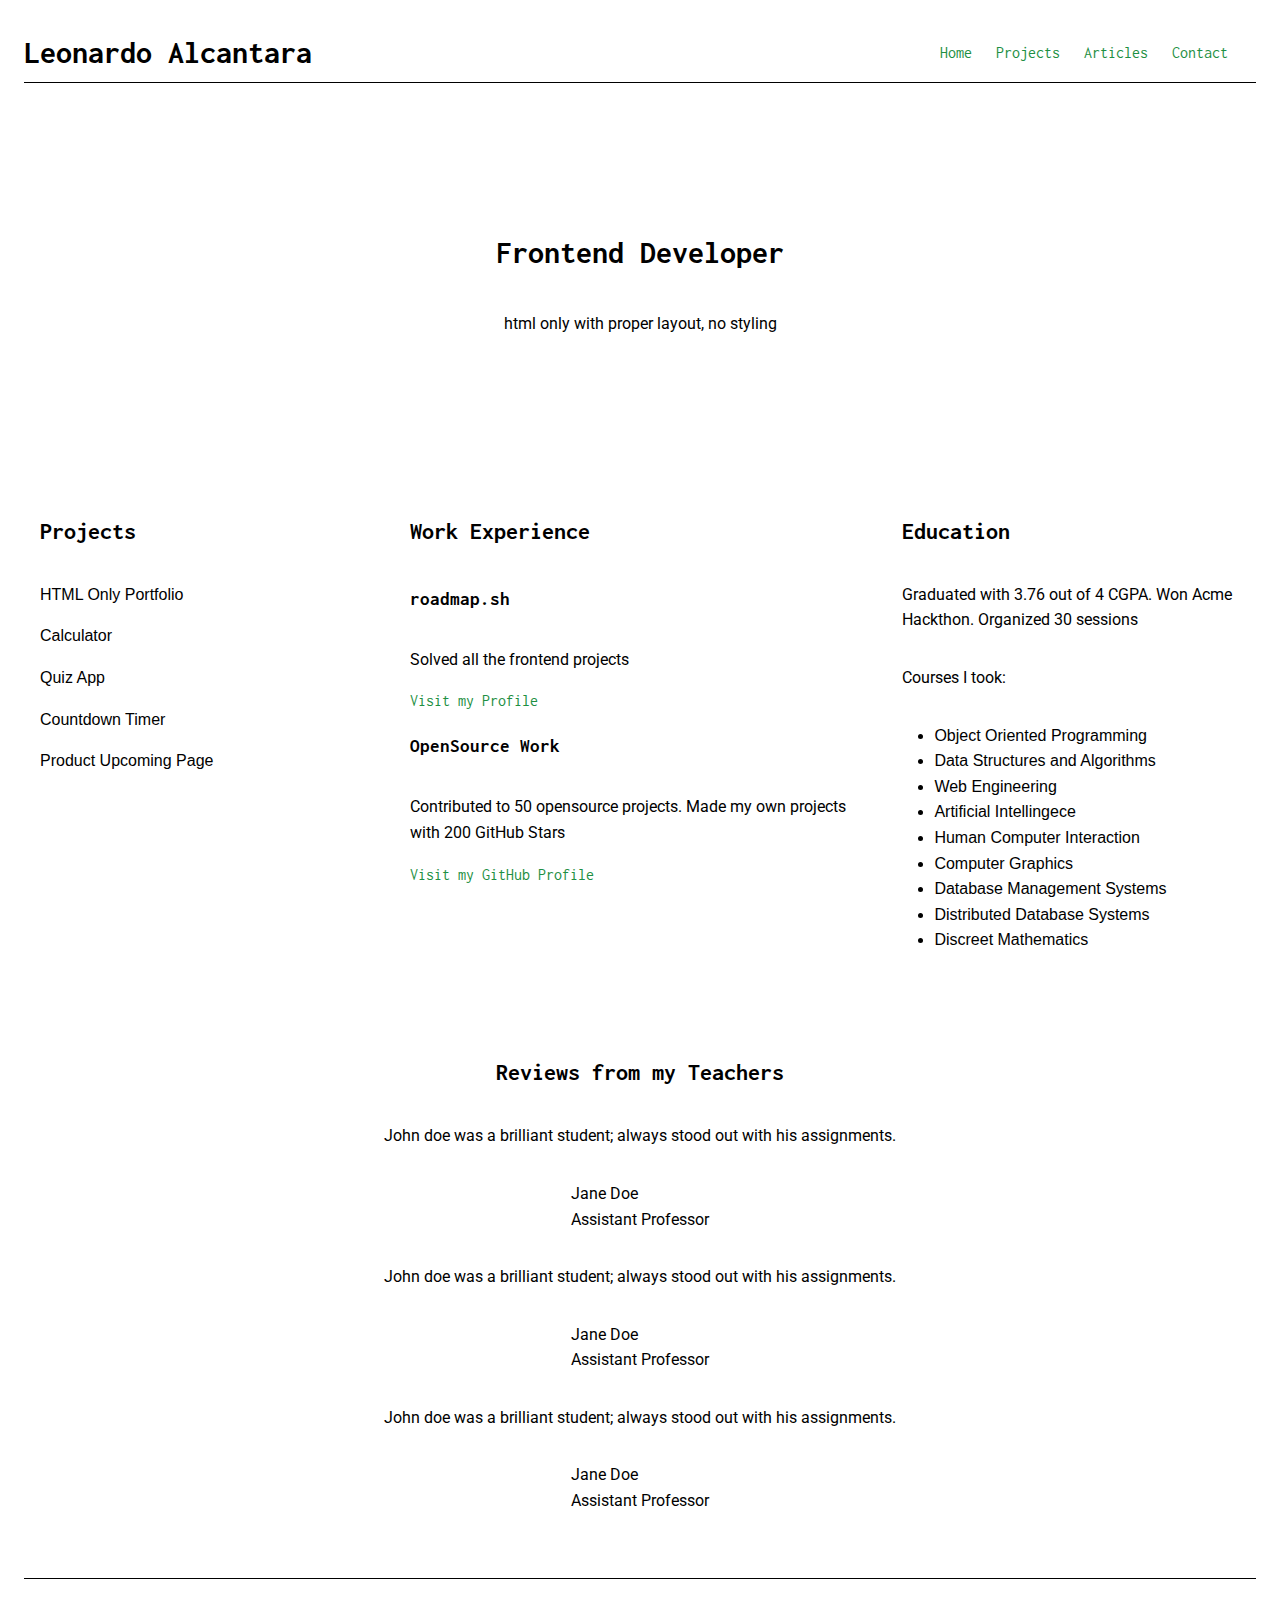
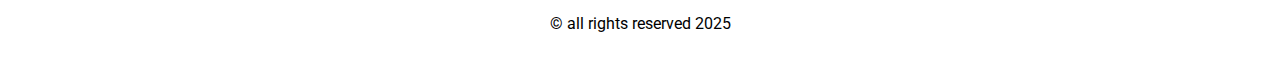
<file: index.html>
<!DOCTYPE html>
<html lang="en">
<head>
    <meta charset="UTF-8">
    <meta name="viewport" content="width=device-width, initial-scale=1.0">
    <!-- SEO Meta Tags -->
    <meta name="description" content="Homepage for the basic website project from roadmap.sh">
    <meta name="keywords" content="Frontend Project, HTML, CSS, Roadmap.sh">
    <meta name="author" content="Leonardo Alcantara" />
    <!-- Links -->
    <link rel="preconnect" href="https://fonts.googleapis.com">
    <link rel="preconnect" href="https://fonts.gstatic.com" crossorigin>
    <link href="https://fonts.googleapis.com/css2?family=Bitter:wght@100..900&family=Figtree:ital,wght@0,300..900;1,300..900&family=Inconsolata:wght@200..900&family=Lexend:wght@100..900&family=Lilita+One&family=Lobster&family=Roboto:ital,wdth,wght@0,75..100,100..900;1,75..100,100..900&display=swap" rel="stylesheet">
    <link rel="stylesheet" href="styles.css">
    <title>basic-html-website</title>
</head>
<body>
    <header>
        <span class="owner">
            Leonardo Alcantara
        </span>
        <nav>
            <ul>
                <li><a href="index.html">Home</a></li>
                <li><a href="projects.html">Projects</a></li>
                <li><a href="articles.html">Articles</a></li>
                <li><a href="contact.html">Contact</a></li>
            </ul>
        </nav>
    </header>
    <main>
        <section class="hero">
            <h1>Frontend Developer</h1>
            <p>html only with proper layout, no styling</p>
        </section>
        <div class="flex-wrapper">
            <section class="projects">
                <h2>Projects</h2>
                <ul>
                    <li>HTML Only Portfolio</li>
                    <li>Calculator</li>
                    <li>Quiz App</li>
                    <li>Countdown Timer</li>
                    <li>Product Upcoming Page</li>
                </ul>
            </section>
            <section class="experience">
                <h2>Work Experience</h2>
                <h3>roadmap.sh</h3>
                <p>Solved all the frontend projects</p>
                <a href="">Visit my Profile</a>
                <h3>OpenSource Work</h3>
                <p>Contributed to 50 opensource projects. Made my own projects with 200 GitHub Stars</p>
                <a href="">Visit my GitHub Profile</a>
            </section>
            <section class="education">
                <h2>Education</h2>
                <p>Graduated with 3.76 out of 4 CGPA. Won Acme Hackthon. Organized 30 sessions</p>
                <p>Courses I took:</p>
                <ul>
                    <li>Object Oriented Programming</li>
                    <li>Data Structures and Algorithms</li>
                    <li>Web Engineering</li>
                    <li>Artificial Intellingece</li>
                    <li>Human Computer Interaction</li>
                    <li>Computer Graphics</li>
                    <li>Database Management Systems</li>
                    <li>Distributed Database Systems</li>
                    <li>Discreet Mathematics</li>
                </ul>
            </section>
        </div>
        <section class="reviews">
            <h2>Reviews from my Teachers</h2>
            <p>John doe was a brilliant student; always stood out with his assignments.</p>
            <p>Jane Doe <br>Assistant Professor</p>
            <p>John doe was a brilliant student; always stood out with his assignments.</p>
            <p>Jane Doe <br>Assistant Professor</p>
            <p>John doe was a brilliant student; always stood out with his assignments.</p>
            <p>Jane Doe <br>Assistant Professor</p>
        </section>
    </main>

    <footer>
        <p>&copy; all rights reserved 2025</p>
    </footer>
</body>
</html>
</file>
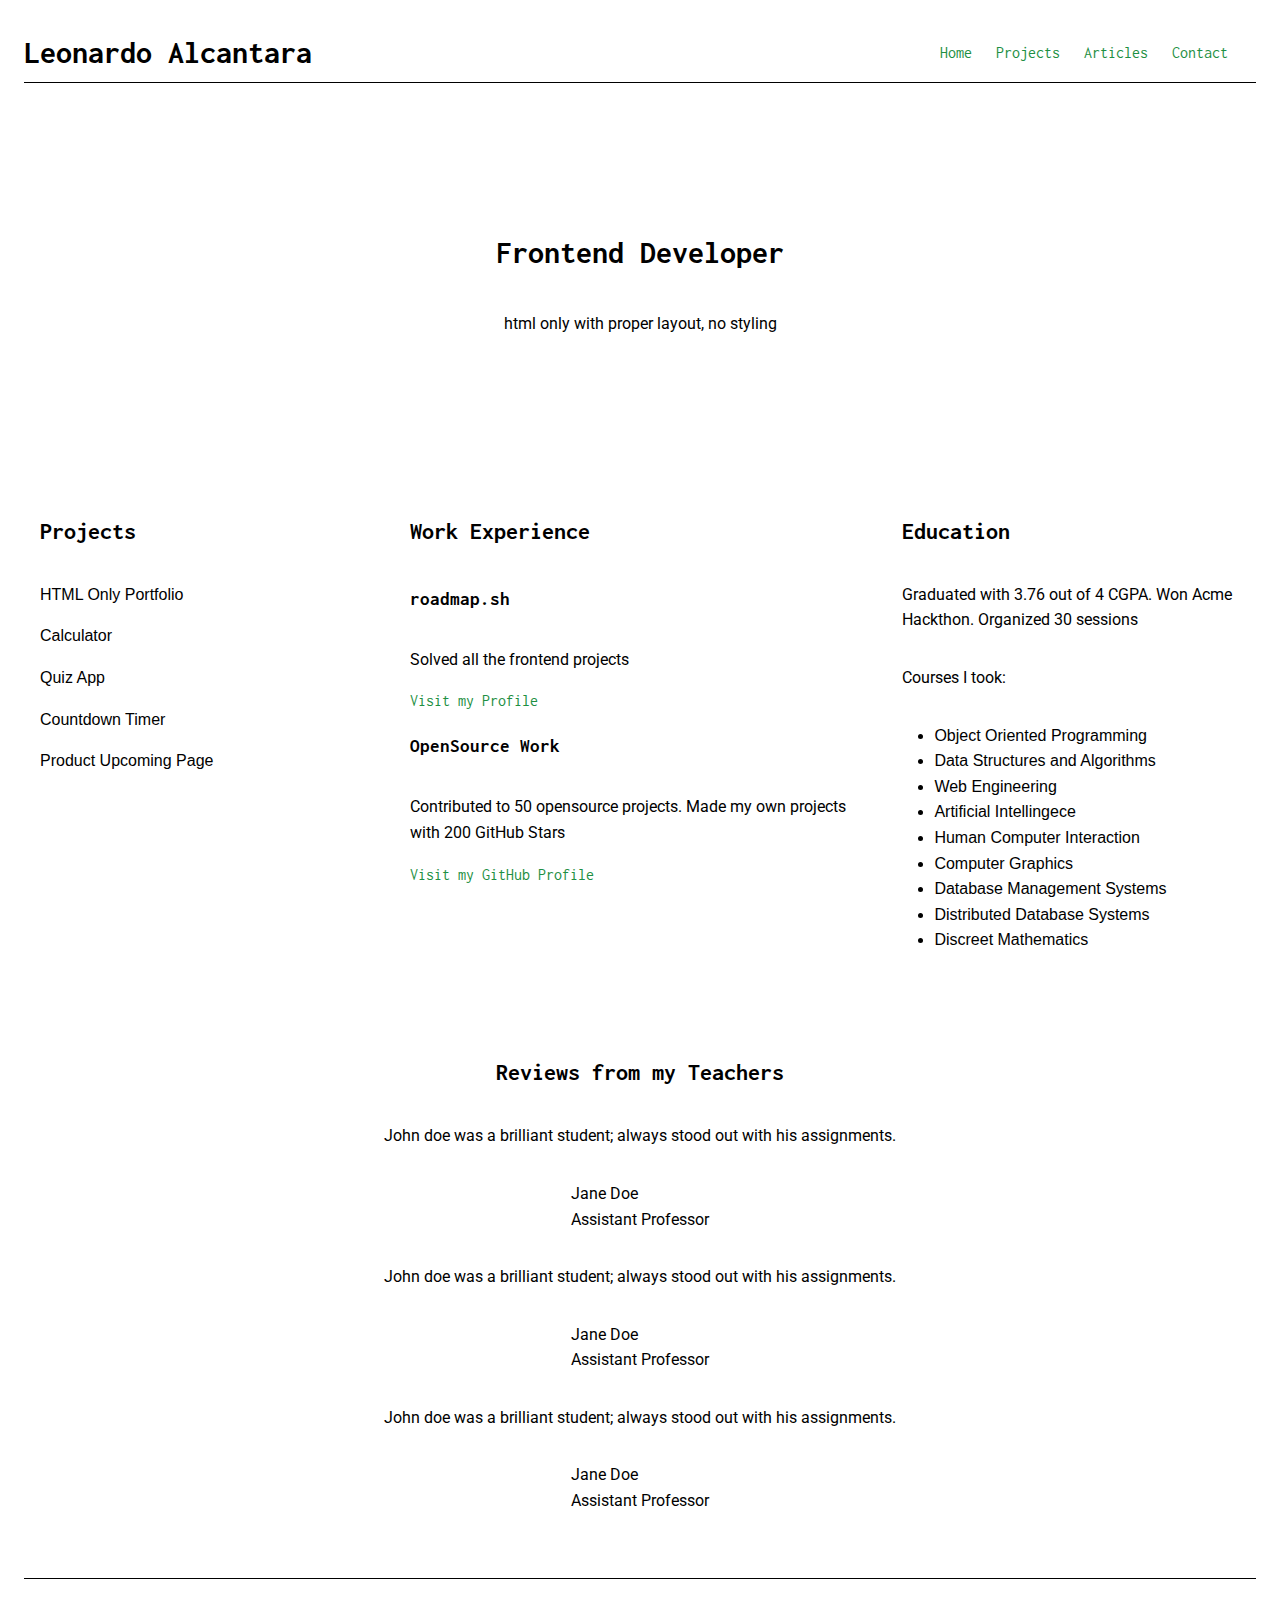
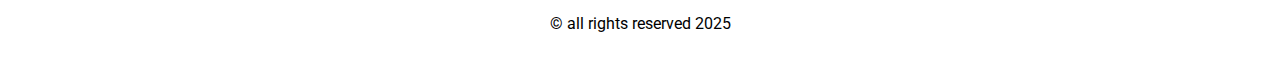
<file: 03-personal-portfolio-css/index.html>
<!DOCTYPE html>
<html lang="en">
<head>
    <meta charset="UTF-8">
    <meta name="viewport" content="width=device-width, initial-scale=1.0">
    <!-- SEO Meta Tags -->
    <meta name="description" content="Homepage for the basic website project from roadmap.sh">
    <meta name="keywords" content="Frontend Project, HTML, CSS, Roadmap.sh">
    <meta name="author" content="Leonardo Alcantara" />
    <!-- Links -->
    <link rel="preconnect" href="https://fonts.googleapis.com">
    <link rel="preconnect" href="https://fonts.gstatic.com" crossorigin>
    <link href="https://fonts.googleapis.com/css2?family=Bitter:wght@100..900&family=Figtree:ital,wght@0,300..900;1,300..900&family=Inconsolata:wght@200..900&family=Lexend:wght@100..900&family=Lilita+One&family=Lobster&family=Roboto:ital,wdth,wght@0,75..100,100..900;1,75..100,100..900&display=swap" rel="stylesheet">
    <link rel="stylesheet" href="styles.css">
    <title>basic-html-website</title>
</head>
<body>
    <header>
        <span class="owner">
            Leonardo Alcantara
        </span>
        <nav>
            <ul>
                <li><a href="index.html">Home</a></li>
                <li><a href="projects.html">Projects</a></li>
                <li><a href="articles.html">Articles</a></li>
                <li><a href="contact.html">Contact</a></li>
            </ul>
        </nav>
    </header>
    <main>
        <section class="hero">
            <h1>Frontend Developer</h1>
            <p>html only with proper layout, no styling</p>
        </section>
        <div class="flex-wrapper">
            <section class="projects">
                <h2>Projects</h2>
                <ul>
                    <li>HTML Only Portfolio</li>
                    <li>Calculator</li>
                    <li>Quiz App</li>
                    <li>Countdown Timer</li>
                    <li>Product Upcoming Page</li>
                </ul>
            </section>
            <section class="experience">
                <h2>Work Experience</h2>
                <h3>roadmap.sh</h3>
                <p>Solved all the frontend projects</p>
                <a href="">Visit my Profile</a>
                <h3>OpenSource Work</h3>
                <p>Contributed to 50 opensource projects. Made my own projects with 200 GitHub Stars</p>
                <a href="">Visit my GitHub Profile</a>
            </section>
            <section class="education">
                <h2>Education</h2>
                <p>Graduated with 3.76 out of 4 CGPA. Won Acme Hackthon. Organized 30 sessions</p>
                <p>Courses I took:</p>
                <ul>
                    <li>Object Oriented Programming</li>
                    <li>Data Structures and Algorithms</li>
                    <li>Web Engineering</li>
                    <li>Artificial Intellingece</li>
                    <li>Human Computer Interaction</li>
                    <li>Computer Graphics</li>
                    <li>Database Management Systems</li>
                    <li>Distributed Database Systems</li>
                    <li>Discreet Mathematics</li>
                </ul>
            </section>
        </div>
        <section class="reviews">
            <h2>Reviews from my Teachers</h2>
            <p>John doe was a brilliant student; always stood out with his assignments.</p>
            <p>Jane Doe <br>Assistant Professor</p>
            <p>John doe was a brilliant student; always stood out with his assignments.</p>
            <p>Jane Doe <br>Assistant Professor</p>
            <p>John doe was a brilliant student; always stood out with his assignments.</p>
            <p>Jane Doe <br>Assistant Professor</p>
        </section>
    </main>

    <footer>
        <p>&copy; all rights reserved 2025</p>
    </footer>
</body>
</html>
</file>
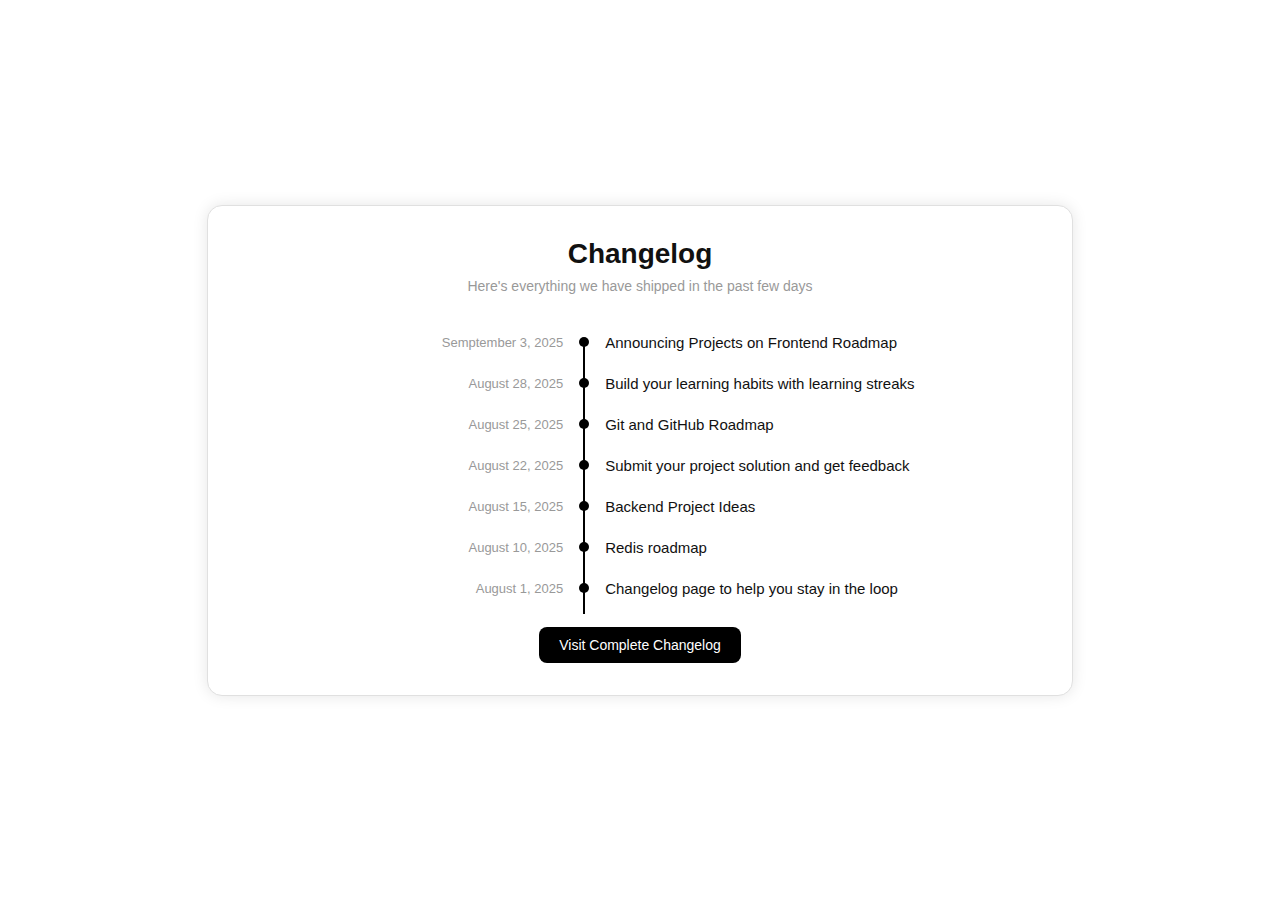
<file: 04-changelog-component/index.html>
<!DOCTYPE html>
<html lang="en">
<head>
    <meta charset="UTF-8">
    <meta name="viewport" content="width=device-width, initial-scale=1.0">
    <link rel="stylesheet" href="styles.css">
    <title>changelog component</title>
</head>
<body>
    <div class="container">
        <header>
            <h1>Changelog</h1>
            <p>Here's everything we have shipped in the past few days</p>
        </header>
        <section class="timeline">
            <div class="timeline-item">
                <span class="date">Semptember 3, 2025</span>
                <span class="dot"></span>
                <span class="content">Announcing Projects on Frontend Roadmap</span>
            </div>

            <div class="timeline-item">
                <span class="date">August 28, 2025</span>
                <span class="dot"></span>
                <span class="content">Build your learning habits with learning streaks</span>
            </div>

            <div class="timeline-item">
                <span class="date">August 25, 2025</span>
                <span class="dot"></span>
                <span class="content">Git and GitHub Roadmap</span>
            </div>

            <div class="timeline-item">
                <span class="date">August 22, 2025</span>
                <span class="dot"></span>
                <span class="content">Submit your project solution and get feedback</span>
            </div>

            <div class="timeline-item">
                <span class="date">August 15, 2025</span>
                <span class="dot"></span>
                <span class="content">Backend Project Ideas</span>
            </div>

            <div class="timeline-item">
                <span class="date">August 10, 2025</span>
                <span class="dot"></span>
                <span class="content">Redis roadmap</span>
            </div>

            <div class="timeline-item">
                <span class="date">August 1, 2025</span>
                <span class="dot"></span>
                <span class="content">Changelog page to help you stay in the loop</span>
            </div>
        </section>
        <footer>
            <button>Visit Complete Changelog</button>
        </footer>
    </div>
</body>
</html>
</file>
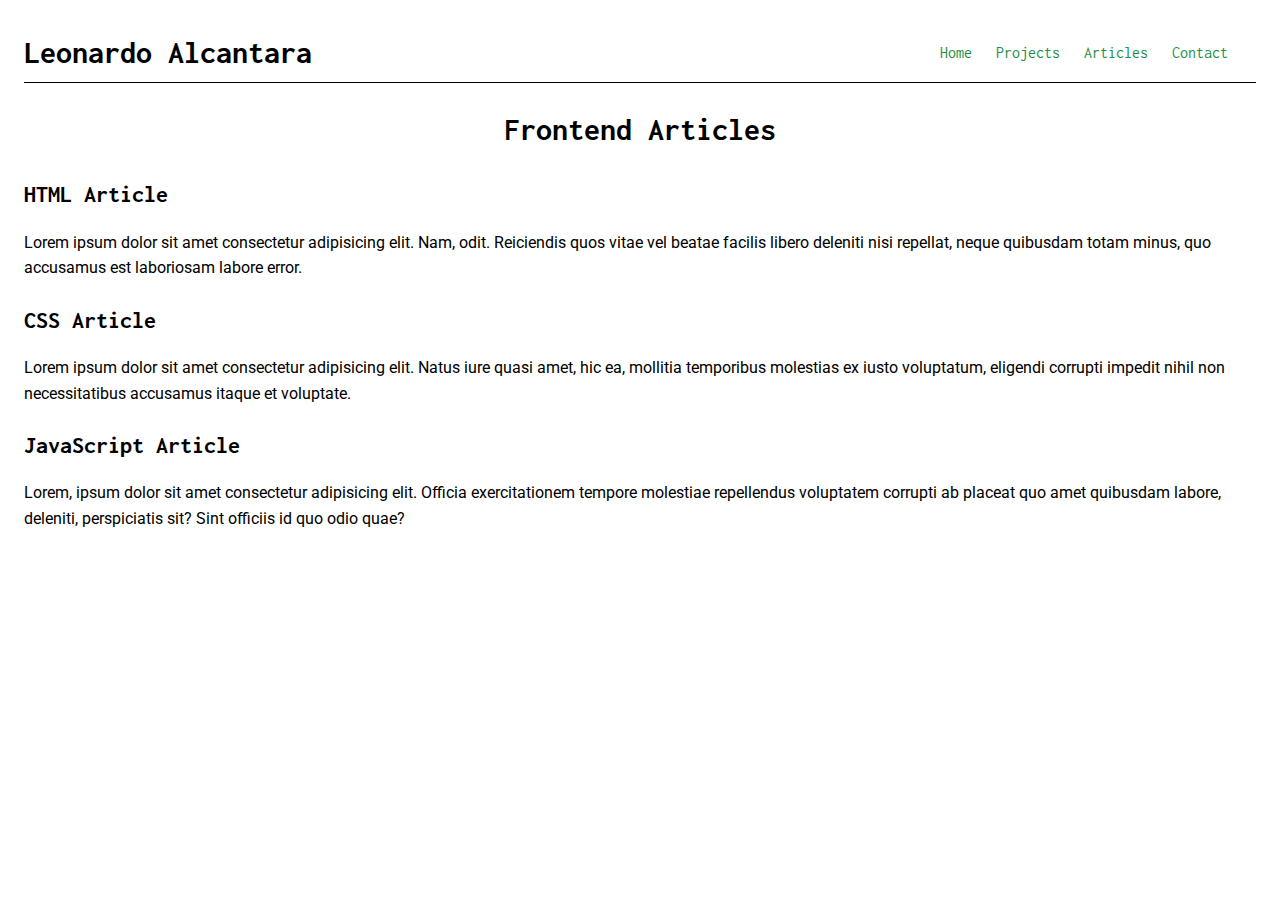
<file: articles.html>
<!DOCTYPE html>
<html lang="en">
<head>
    <meta charset="UTF-8">
    <meta name="viewport" content="width=device-width, initial-scale=1.0">
    <!-- SEO Meta Tags -->
    <meta name="description" content="Articles page for the basic website project from roadmap.sh">
    <meta name="keywords" content="Frontend Project, HTML, CSS, Roadmap.sh">
    <meta name="author" content="Leonardo Alcantara" />
    <!-- Links -->
    <link rel="preconnect" href="https://fonts.googleapis.com">
    <link rel="preconnect" href="https://fonts.gstatic.com" crossorigin>
    <link href="https://fonts.googleapis.com/css2?family=Bitter:wght@100..900&family=Figtree:ital,wght@0,300..900;1,300..900&family=Inconsolata:wght@200..900&family=Lexend:wght@100..900&family=Lilita+One&family=Lobster&family=Roboto:ital,wdth,wght@0,75..100,100..900;1,75..100,100..900&display=swap" rel="stylesheet">
    <link rel="stylesheet" href="styles.css">
    <title>articles</title>
</head>
<body>
    <header>
        <span class="owner">
            Leonardo Alcantara
        </span>
        <nav>
            <ul>
                <li><a href="index.html">Home</a></li>
                <li><a href="projects.html">Projects</a></li>
                <li><a href="articles.html">Articles</a></li>
                <li><a href="contact.html">Contact</a></li>
            </ul>
        </nav>
    </header>
    <h1>Frontend Articles</h1>
    <h2>HTML Article</h2>
    <p>Lorem ipsum dolor sit amet consectetur adipisicing elit. Nam, odit. Reiciendis quos vitae vel beatae facilis libero deleniti nisi repellat, neque quibusdam totam minus, quo accusamus est laboriosam labore error.</p>
    <h2>CSS Article</h2>
    <p>Lorem ipsum dolor sit amet consectetur adipisicing elit. Natus iure quasi amet, hic ea, mollitia temporibus molestias ex iusto voluptatum, eligendi corrupti impedit nihil non necessitatibus accusamus itaque et voluptate.</p>
    <h2>JavaScript Article</h2>
    <p>Lorem, ipsum dolor sit amet consectetur adipisicing elit. Officia exercitationem tempore molestiae repellendus voluptatem corrupti ab placeat quo amet quibusdam labore, deleniti, perspiciatis sit? Sint officiis id quo odio quae?</p>
</body>
</html>
</file>
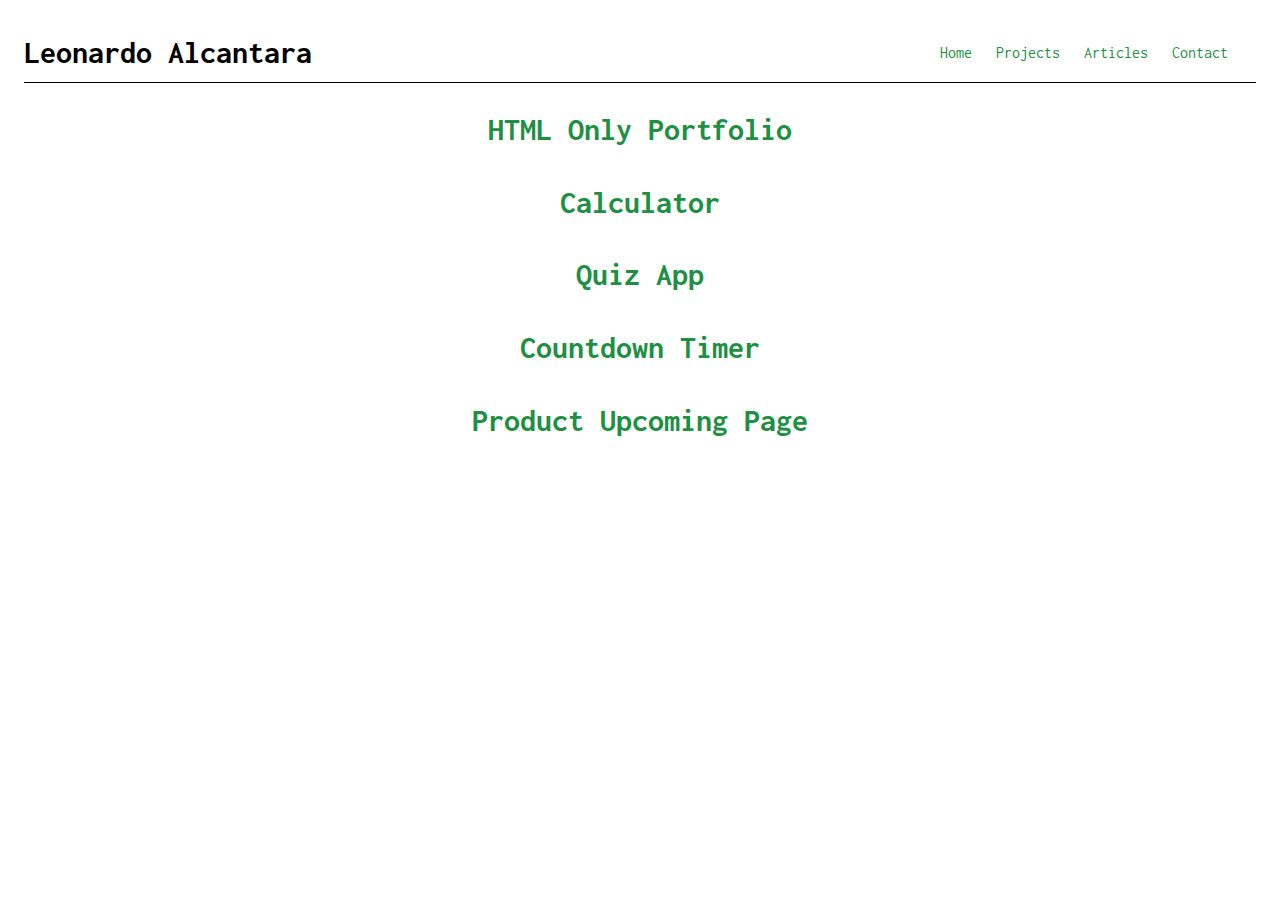
<file: projects.html>
<!DOCTYPE html>
<html lang="en">
<head>
    <meta charset="UTF-8">
    <meta name="viewport" content="width=device-width, initial-scale=1.0">
    <!-- SEO Meta Tags -->
    <meta name="description" content="Projects page for the basic website project from roadmap.sh">
    <meta name="keywords" content="Frontend Project, HTML, CSS, Roadmap.sh">
    <meta name="author" content="Leonardo Alcantara" />
    <!-- Links -->
    <link rel="preconnect" href="https://fonts.googleapis.com">
    <link rel="preconnect" href="https://fonts.gstatic.com" crossorigin>
    <link href="https://fonts.googleapis.com/css2?family=Bitter:wght@100..900&family=Figtree:ital,wght@0,300..900;1,300..900&family=Inconsolata:wght@200..900&family=Lexend:wght@100..900&family=Lilita+One&family=Lobster&family=Roboto:ital,wdth,wght@0,75..100,100..900;1,75..100,100..900&display=swap" rel="stylesheet">
    <link rel="stylesheet" href="styles.css">
    <title>projects</title>
</head>
<body>
    <header>
        <span class="owner">
            Leonardo Alcantara
        </span>
        <nav>
            <ul>
                <li><a href="index.html">Home</a></li>
                <li><a href="projects.html">Projects</a></li>
                <li><a href="articles.html">Articles</a></li>
                <li><a href="contact.html">Contact</a></li>
            </ul>
        </nav>
    </header>
    <nav>
        <a href=""><h1>HTML Only Portfolio</h1></a>
        <a href=""><h1>Calculator</h1></a>
        <a href=""><h1>Quiz App</h1></a>
        <a href=""><h1>Countdown Timer</h1></a>
        <a href=""><h1>Product Upcoming Page</h1></a>
    </nav>
</body>
</html>
</file>
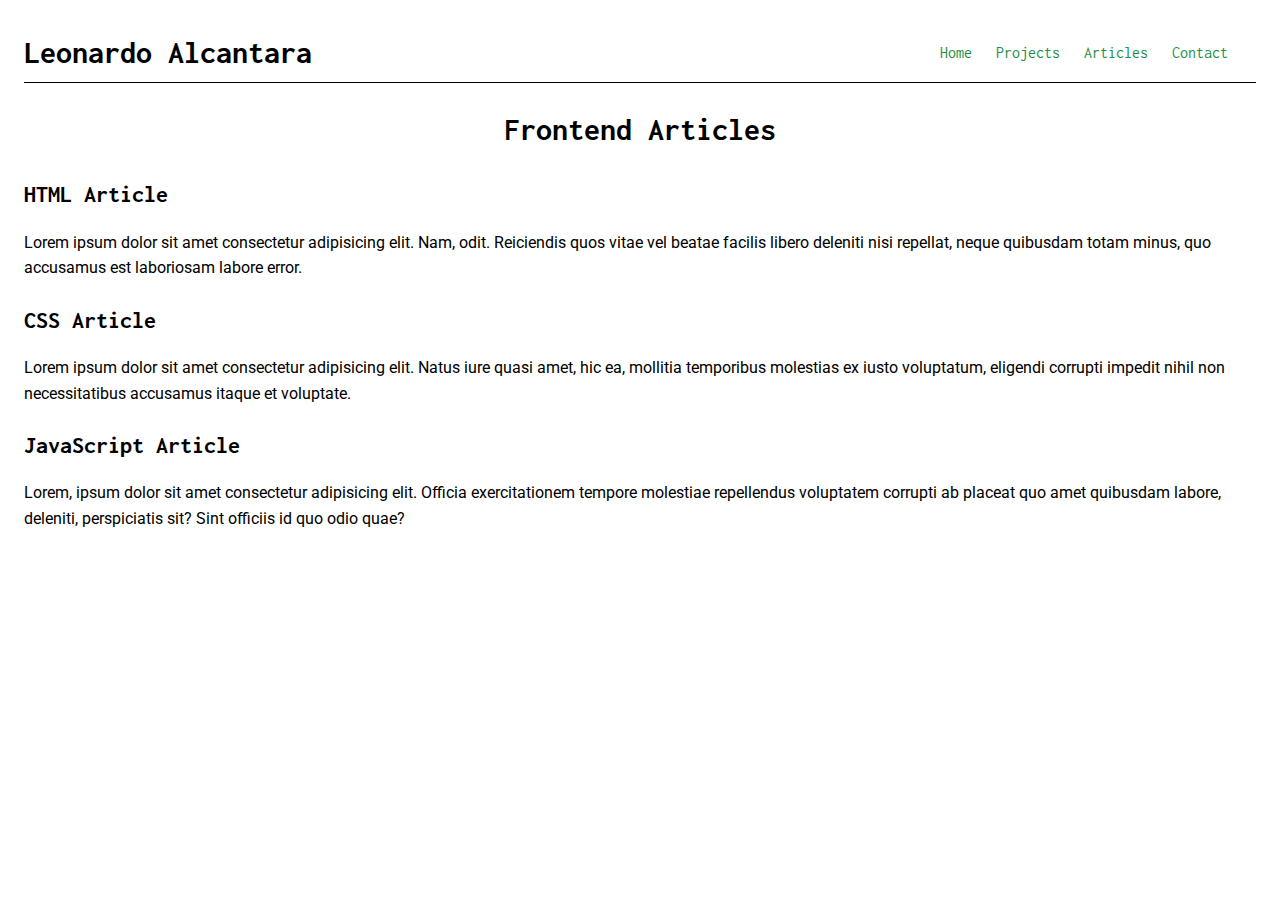
<file: 03-personal-portfolio-css/articles.html>
<!DOCTYPE html>
<html lang="en">
<head>
    <meta charset="UTF-8">
    <meta name="viewport" content="width=device-width, initial-scale=1.0">
    <!-- SEO Meta Tags -->
    <meta name="description" content="Articles page for the basic website project from roadmap.sh">
    <meta name="keywords" content="Frontend Project, HTML, CSS, Roadmap.sh">
    <meta name="author" content="Leonardo Alcantara" />
    <!-- Links -->
    <link rel="preconnect" href="https://fonts.googleapis.com">
    <link rel="preconnect" href="https://fonts.gstatic.com" crossorigin>
    <link href="https://fonts.googleapis.com/css2?family=Bitter:wght@100..900&family=Figtree:ital,wght@0,300..900;1,300..900&family=Inconsolata:wght@200..900&family=Lexend:wght@100..900&family=Lilita+One&family=Lobster&family=Roboto:ital,wdth,wght@0,75..100,100..900;1,75..100,100..900&display=swap" rel="stylesheet">
    <link rel="stylesheet" href="styles.css">
    <title>articles</title>
</head>
<body>
    <header>
        <span class="owner">
            Leonardo Alcantara
        </span>
        <nav>
            <ul>
                <li><a href="index.html">Home</a></li>
                <li><a href="projects.html">Projects</a></li>
                <li><a href="articles.html">Articles</a></li>
                <li><a href="contact.html">Contact</a></li>
            </ul>
        </nav>
    </header>
    <h1>Frontend Articles</h1>
    <h2>HTML Article</h2>
    <p>Lorem ipsum dolor sit amet consectetur adipisicing elit. Nam, odit. Reiciendis quos vitae vel beatae facilis libero deleniti nisi repellat, neque quibusdam totam minus, quo accusamus est laboriosam labore error.</p>
    <h2>CSS Article</h2>
    <p>Lorem ipsum dolor sit amet consectetur adipisicing elit. Natus iure quasi amet, hic ea, mollitia temporibus molestias ex iusto voluptatum, eligendi corrupti impedit nihil non necessitatibus accusamus itaque et voluptate.</p>
    <h2>JavaScript Article</h2>
    <p>Lorem, ipsum dolor sit amet consectetur adipisicing elit. Officia exercitationem tempore molestiae repellendus voluptatem corrupti ab placeat quo amet quibusdam labore, deleniti, perspiciatis sit? Sint officiis id quo odio quae?</p>
</body>
</html>
</file>
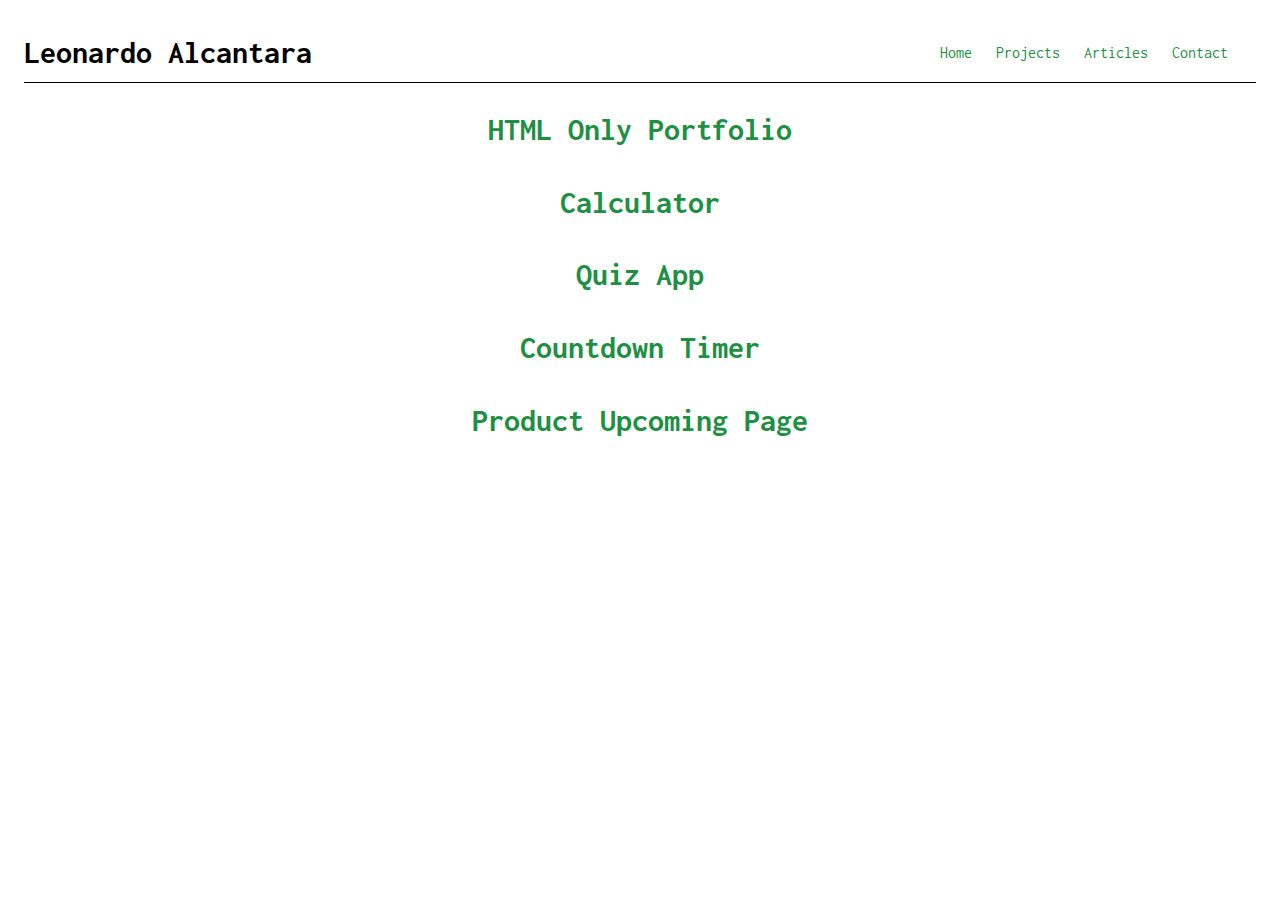
<file: 03-personal-portfolio-css/projects.html>
<!DOCTYPE html>
<html lang="en">
<head>
    <meta charset="UTF-8">
    <meta name="viewport" content="width=device-width, initial-scale=1.0">
    <!-- SEO Meta Tags -->
    <meta name="description" content="Projects page for the basic website project from roadmap.sh">
    <meta name="keywords" content="Frontend Project, HTML, CSS, Roadmap.sh">
    <meta name="author" content="Leonardo Alcantara" />
    <!-- Links -->
    <link rel="preconnect" href="https://fonts.googleapis.com">
    <link rel="preconnect" href="https://fonts.gstatic.com" crossorigin>
    <link href="https://fonts.googleapis.com/css2?family=Bitter:wght@100..900&family=Figtree:ital,wght@0,300..900;1,300..900&family=Inconsolata:wght@200..900&family=Lexend:wght@100..900&family=Lilita+One&family=Lobster&family=Roboto:ital,wdth,wght@0,75..100,100..900;1,75..100,100..900&display=swap" rel="stylesheet">
    <link rel="stylesheet" href="styles.css">
    <title>projects</title>
</head>
<body>
    <header>
        <span class="owner">
            Leonardo Alcantara
        </span>
        <nav>
            <ul>
                <li><a href="index.html">Home</a></li>
                <li><a href="projects.html">Projects</a></li>
                <li><a href="articles.html">Articles</a></li>
                <li><a href="contact.html">Contact</a></li>
            </ul>
        </nav>
    </header>
    <nav>
        <a href=""><h1>HTML Only Portfolio</h1></a>
        <a href=""><h1>Calculator</h1></a>
        <a href=""><h1>Quiz App</h1></a>
        <a href=""><h1>Countdown Timer</h1></a>
        <a href=""><h1>Product Upcoming Page</h1></a>
    </nav>
</body>
</html>
</file>
<file: styles.css>
/* Global Styles */
body {
    font-family: Arial, sans-serif;
    background-color: rgb(255, 255, 255);
    color: #000000;
    line-height: 1.6;
    padding: 0 1rem;
}

/* Texts */
ul {
    list-style: none;
    padding: 0;
}

h1, h2, h3 {
    font-family: "Inconsolata", sans-serif;
    margin-bottom: 1rem;
    text-align: center;
}

a {
    color: rgb(30, 143, 67);
    text-decoration: none;
    font-family: "Inconsolata", sans-serif;
}

p {
    font-family: "Roboto", sans-serif;
}

/* Header */
.owner {
    font-family: "Inconsolata", sans-serif;
    font-size: 2rem;
    font-weight: bold;
    font-style: normal;
}

header {
    display: flex;
    justify-content: space-between;
    align-items: center;
    padding: 1rem 0;
    border-bottom: 1px solid #000000;
}

nav ul {
    display: flex;
}

nav ul li a {
    padding: 0.25rem 0.5rem;
    margin: 0 0.25rem;
}

nav ul li a:hover {
    outline: 1px solid rgb(30, 143, 67);
    border-radius: 5px;
}

/* Main */
main {
    padding: 2rem 0;
    display: flex;
    flex-direction: column;
    align-items: center;
    gap: 2rem;
}

.hero {
    text-align: center;
}

/* Sections */
.hero, .projects, .experience, .education {
    display: flex;
    flex-direction: column;
    width: 100%;
}

.projects ul {
    text-align: center;
    padding: 0;
}

.projects li {
    margin-bottom: 1rem;
}

.experience h3 {
    text-align: left;
}

.experience article {
    margin-bottom: 2rem;
}

.education ul {
    list-style-type: disc;
    padding-left: 2rem;
}

.reviews {
    display: flex;
    flex-direction: column;
    align-items: center;
}

/* Footer */
footer {
    text-align: center;
    padding: 1rem;
    border-top: 1px solid #000000;
}

/* Contact */
form {
    display: flex;
    flex-direction: column;
    gap: 1.5rem;
}

label {
    font-weight: bold;
    font-size: 1rem;
    color: #000;
}

input, textarea {
    padding: 0.75rem;
    border: 1px solid #000;
    border-radius: 5px;
    font-size: 1rem;
    background-color: rgb(30, 143, 67);
    color: #fff;
}

input:focus, textarea:focus {
    outline: none;
    border-color: rgb(30, 143, 67);
}

button {
    padding: 0.75rem 1.5rem;
    background-color: rgb(30, 143, 67);
    color: #ffffff;
    border: none;
    border-radius: 5px;
    cursor: pointer;
    font-size: 1.1rem;
    transition: background-color 0.3s ease;
}

button:hover {
    background-color: rgb(79, 180, 113);
}

button:active {
    background-color: rgb(8, 92, 36);
}

/* Media query desktop */
@media (min-width: 768px) {
    .flex-wrapper {
        display: grid;
        grid-template-columns: repeat(10, 1fr);
        grid-template-rows: 1fr;
    }

    .projects {
        grid-area: 1 / 1 / 2 / 4;
    }

    .experience {
        grid-area: 1 / 4 / 2 / 8;
    }

    .education {
        grid-area: 1 / 8 / 2 / 11;
    }

    .projects, .experience, .education {
        width: unset;
    }

    .logo {
        flex-grow: 1;
    }

    nav {
        margin: 0 1rem;
    }

    section {
        padding: 1rem;
    }

    .hero {
        height: 33vh;
        justify-content: center;
    }

    h2, .projects ul {
        text-align: left;
    }

    .logo {
        font-size: 2.3rem;
    }

    header {
        padding-bottom: 0;
    }
}

/* Media query mobile */
@media (max-width: 480px) {
    header {
        flex-direction: column;
        align-items: center;
    }

    nav ul {
        display: flex;
        flex-direction: row;
        justify-content: center;
        width: 100%;
        padding: 0;
        margin: 0;
    }

    nav ul li {
        margin: 0 0.25rem;
    }

    nav ul li a {
        display: inline-block;
        padding: 0.5rem 0.75rem;
    }

    nav ul li a:hover {
        background-color: rgb(30, 143, 67);
        color: #fff;
        border-radius: 5px;
    }

    .owner {
        margin-bottom: 0.5rem;
    }

    main {
        padding: 1rem 0;
    }

    .hero, .projects, .experience, .education {
        border-bottom: 1px solid #000000;
    }

    .flex-wrapper {
        display: flex;
        flex-direction: column;
    }

    section {
        padding: 1rem 0;
    }

    h1, h2, h3 {
        font-size: 1.2rem;
        text-align: center;
    }

    input, textarea, button {
        font-size: 0.9rem;
    }

    footer p {
        font-size: 1.4rem;
    }
}

/* Media query tablet */
@media (min-width: 481px) and (max-width: 767px) {
    header {
        flex-direction: column;
        align-items: center;
    }

    nav ul {
        flex-wrap: wrap;
        justify-content: center;
        gap: 0.5rem;
    }

    nav ul li a {
        padding: 0.5rem 1rem;
    }

    .flex-wrapper {
        display: grid;
        grid-template-columns: 1fr 1fr;
        gap: 1rem;
    }

    .projects, .experience, .education {
        width: 100%;
    }

    h1, h2, h3 {
        font-size: 1.4rem;
    }

    section {
        padding: 1rem;
    }

    form {
        width: 90%;
        margin: 0 auto;
    }
}
</file>
<file: 03-personal-portfolio-css/styles.css>
/* Global Styles */
body {
    font-family: Arial, sans-serif;
    background-color: rgb(255, 255, 255);
    color: #000000;
    line-height: 1.6;
    padding: 0 1rem;
}

/* Texts */
ul {
    list-style: none;
    padding: 0;
}

h1, h2, h3 {
    font-family: "Inconsolata", sans-serif;
    margin-bottom: 1rem;
    text-align: center;
}

a {
    color: rgb(30, 143, 67);
    text-decoration: none;
    font-family: "Inconsolata", sans-serif;
}

p {
    font-family: "Roboto", sans-serif;
}

/* Header */
.owner {
    font-family: "Inconsolata", sans-serif;
    font-size: 2rem;
    font-weight: bold;
    font-style: normal;
}

header {
    display: flex;
    justify-content: space-between;
    align-items: center;
    padding: 1rem 0;
    border-bottom: 1px solid #000000;
}

nav ul {
    display: flex;
}

nav ul li a {
    padding: 0.25rem 0.5rem;
    margin: 0 0.25rem;
}

nav ul li a:hover {
    outline: 1px solid rgb(30, 143, 67);
    border-radius: 5px;
}

/* Main */
main {
    padding: 2rem 0;
    display: flex;
    flex-direction: column;
    align-items: center;
    gap: 2rem;
}

.hero {
    text-align: center;
}

/* Sections */
.hero, .projects, .experience, .education {
    display: flex;
    flex-direction: column;
    width: 100%;
}

.projects ul {
    text-align: center;
    padding: 0;
}

.projects li {
    margin-bottom: 1rem;
}

.experience h3 {
    text-align: left;
}

.experience article {
    margin-bottom: 2rem;
}

.education ul {
    list-style-type: disc;
    padding-left: 2rem;
}

.reviews {
    display: flex;
    flex-direction: column;
    align-items: center;
}

/* Footer */
footer {
    text-align: center;
    padding: 1rem;
    border-top: 1px solid #000000;
}

/* Contact */
form {
    display: flex;
    flex-direction: column;
    gap: 1.5rem;
}

label {
    font-weight: bold;
    font-size: 1rem;
    color: #000;
}

input, textarea {
    padding: 0.75rem;
    border: 1px solid #000;
    border-radius: 5px;
    font-size: 1rem;
    background-color: rgb(30, 143, 67);
    color: #fff;
}

input:focus, textarea:focus {
    outline: none;
    border-color: rgb(30, 143, 67);
}

button {
    padding: 0.75rem 1.5rem;
    background-color: rgb(30, 143, 67);
    color: #ffffff;
    border: none;
    border-radius: 5px;
    cursor: pointer;
    font-size: 1.1rem;
    transition: background-color 0.3s ease;
}

button:hover {
    background-color: rgb(79, 180, 113);
}

button:active {
    background-color: rgb(8, 92, 36);
}

/* Media query desktop */
@media (min-width: 768px) {
    .flex-wrapper {
        display: grid;
        grid-template-columns: repeat(10, 1fr);
        grid-template-rows: 1fr;
    }

    .projects {
        grid-area: 1 / 1 / 2 / 4;
    }

    .experience {
        grid-area: 1 / 4 / 2 / 8;
    }

    .education {
        grid-area: 1 / 8 / 2 / 11;
    }

    .projects, .experience, .education {
        width: unset;
    }

    .logo {
        flex-grow: 1;
    }

    nav {
        margin: 0 1rem;
    }

    section {
        padding: 1rem;
    }

    .hero {
        height: 33vh;
        justify-content: center;
    }

    h2, .projects ul {
        text-align: left;
    }

    .logo {
        font-size: 2.3rem;
    }

    header {
        padding-bottom: 0;
    }
}

/* Media query mobile */
@media (max-width: 480px) {
    header {
        flex-direction: column;
        align-items: center;
    }

    nav ul {
        display: flex;
        flex-direction: row;
        justify-content: center;
        width: 100%;
        padding: 0;
        margin: 0;
    }

    nav ul li {
        margin: 0 0.25rem;
    }

    nav ul li a {
        display: inline-block;
        padding: 0.5rem 0.75rem;
    }

    nav ul li a:hover {
        background-color: rgb(30, 143, 67);
        color: #fff;
        border-radius: 5px;
    }

    .owner {
        margin-bottom: 0.5rem;
    }

    main {
        padding: 1rem 0;
    }

    .hero, .projects, .experience, .education {
        border-bottom: 1px solid #000000;
    }

    .flex-wrapper {
        display: flex;
        flex-direction: column;
    }

    section {
        padding: 1rem 0;
    }

    h1, h2, h3 {
        font-size: 1.2rem;
        text-align: center;
    }

    input, textarea, button {
        font-size: 0.9rem;
    }

    footer p {
        font-size: 1.4rem;
    }
}

/* Media query tablet */
@media (min-width: 481px) and (max-width: 767px) {
    header {
        flex-direction: column;
        align-items: center;
    }

    nav ul {
        flex-wrap: wrap;
        justify-content: center;
        gap: 0.5rem;
    }

    nav ul li a {
        padding: 0.5rem 1rem;
    }

    .flex-wrapper {
        display: grid;
        grid-template-columns: 1fr 1fr;
        gap: 1rem;
    }

    .projects, .experience, .education {
        width: 100%;
    }

    h1, h2, h3 {
        font-size: 1.4rem;
    }

    section {
        padding: 1rem;
    }

    form {
        width: 90%;
        margin: 0 auto;
    }
}
</file>
<file: 04-changelog-component/styles.css>
/* Global */
body {
    font-family: "Inter", Arial, sans-serif;
    background-color: #fff;
    color: #111111;
    display: flex;
    justify-content: center;
    align-items: center;
    height: 100vh;
    margin: 0;
}

/* Container */
.container {
    background: #fff;
    border: 1px solid #e0e0e0;
    border-radius: 15px;
    padding: 2rem;
    width: 100%;
    max-width: 800px;
    box-shadow: 0 0 15px rgba(0, 0, 0, 0.1);
    text-align: center;
}

/* Header */
header {
    text-align: center;
    margin-bottom: 40px;
}

header h1 {
    font-size: 28px;
    margin: 0;
}

header p {
    color: #999;
    font-size: 14px;
    margin-top: 8px;
}

/* Timeline */
.timeline {
    position: relative;
    margin-left: 2rem;
    padding-left: 0;
}

.timeline::before {
    content: "";
    position: absolute;
    left: calc(18.2rem + 15px + 5px);
    top: 10px;
    bottom: 10px;
    width: 2px;
    height: 270px;
    background-color: #000;
}

.timeline-item {
    display: flex;
    align-items: center;
    margin-bottom: 24px;
    position: relative;
}

.timeline-item .date {
    color: #999;
    font-size: 13px;
    width: 18.2rem;
    text-align: right;
    margin-right: 16px;
}

.timeline-item .dot {
    width: 10px;
    height: 10px;
    background: #000;
    border-radius: 50%;
    position: relative;
    margin-right: 16px;
    z-index: 1;
}

.timeline-item .content {
    font-size: 15px;
    color: #111;
}

/* Footer */
footer {
    text-align: center;
    margin-top: 30px;
}

footer button {
    background-color: #000;
    color: #fff;
    border: none;
    padding: 10px 20px;
    border-radius: 8px;
    cursor: pointer;
    font-size: 14px;
    transition: background-color 0.5s ease;
}

footer button:hover {
    background-color: #333;
}
</file>
